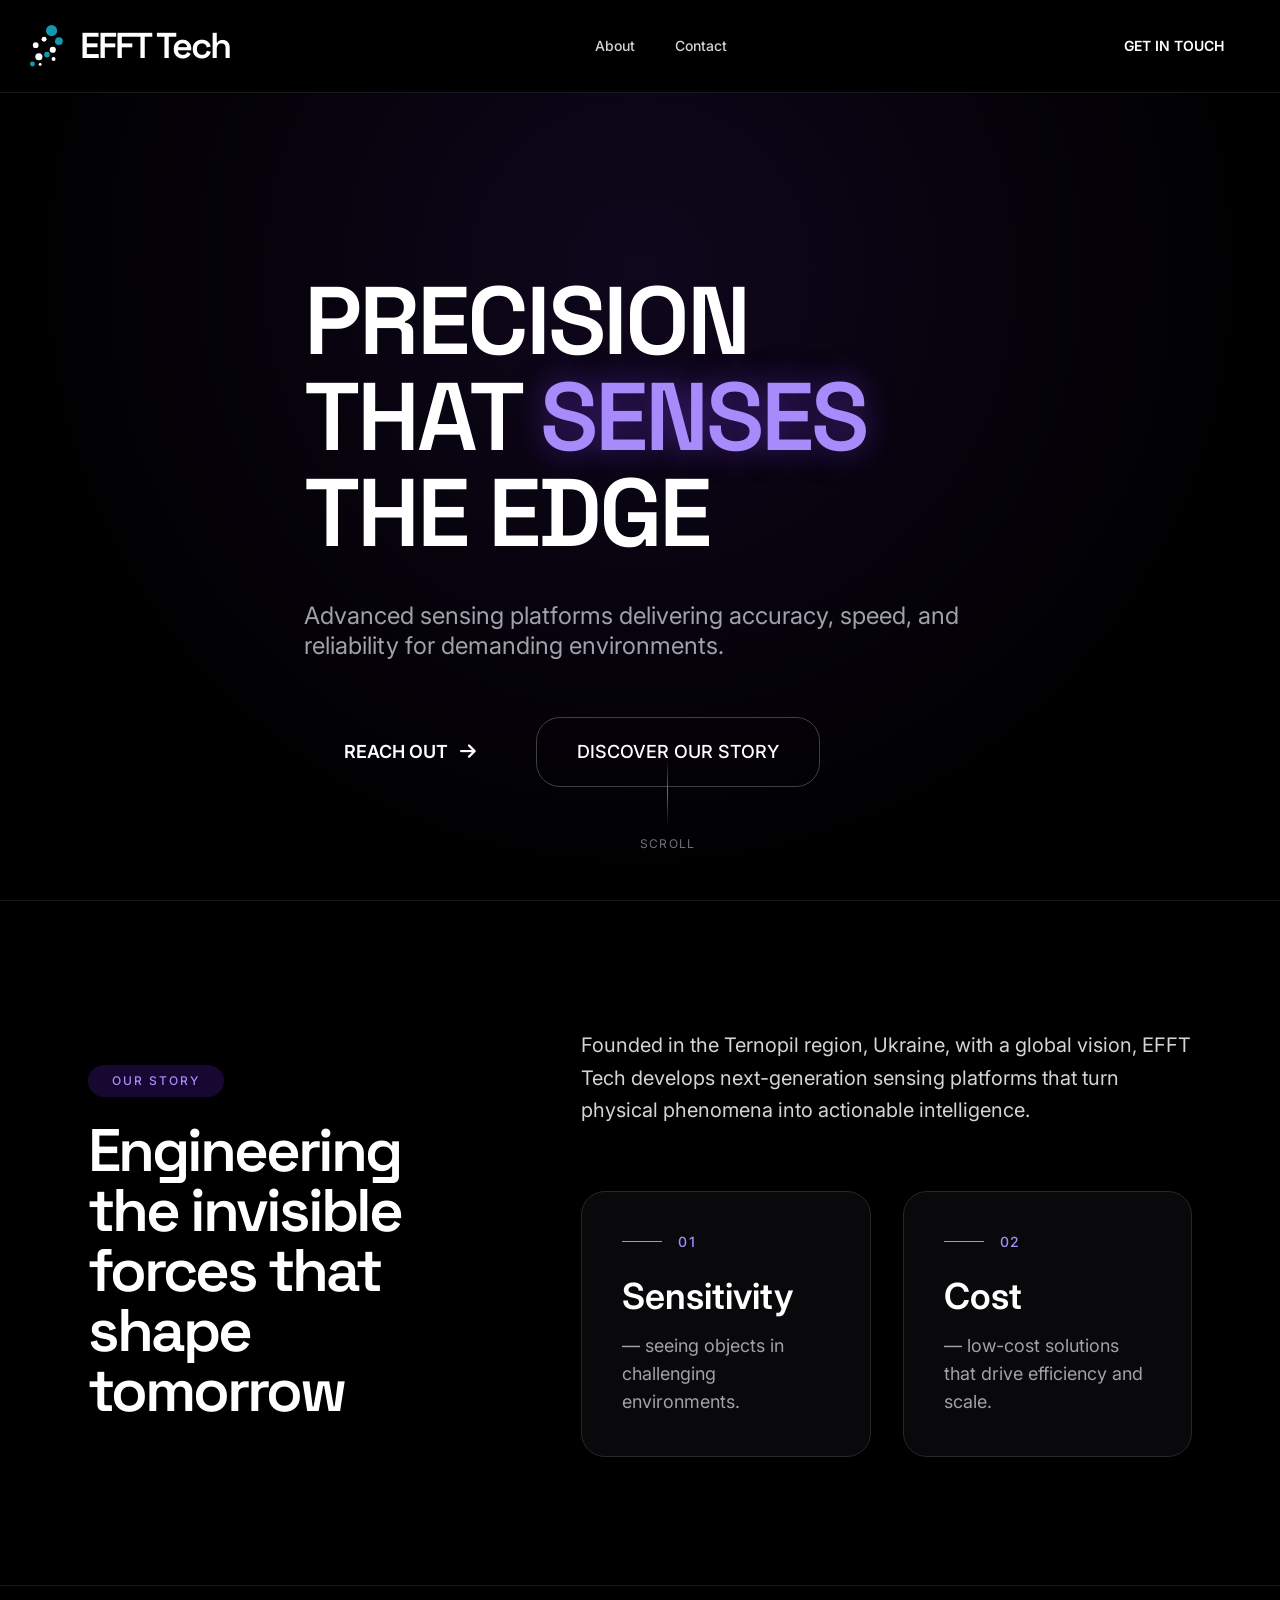
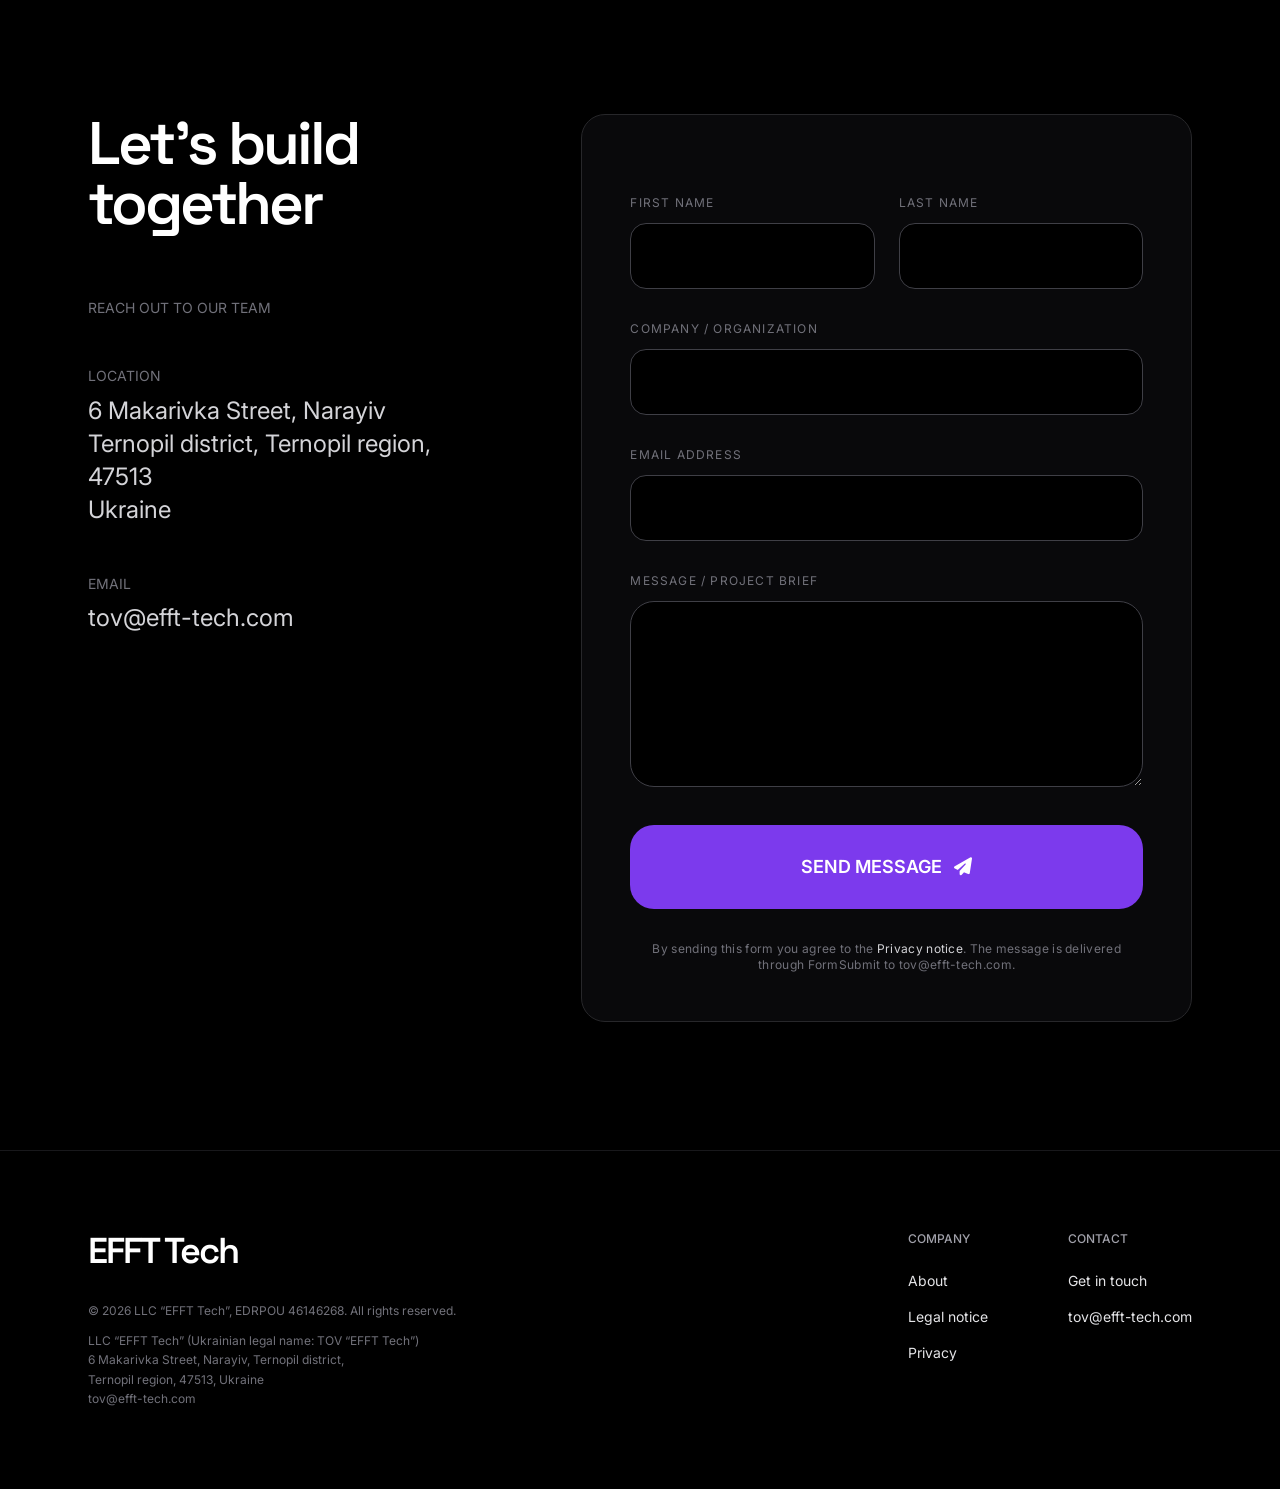
<file: index.html>
<!DOCTYPE html>
<!-- Copyright (c) 2026 LLC “EFFT Tech”. All rights reserved. See COPYRIGHT. -->
<html lang="en">
<head>
    <meta charset="UTF-8">
    <meta name="viewport" content="width=device-width, initial-scale=1.0">
    <meta name="description" content="EFFT Tech builds sensing platforms for demanding environments. LLC “EFFT Tech”, Ukraine, EDRPOU 46146268.">
    <link rel="icon" type="image/svg+xml" href="logo.svg">
    <link rel="shortcut icon" href="logo.svg">
    <title>EFFT Tech | Precision That Senses The Edge</title>
    <link rel="stylesheet" href="css/styles.css">
    <link rel="stylesheet" href="https://cdnjs.cloudflare.com/ajax/libs/font-awesome/6.5.1/css/all.min.css">
</head>
<body class="bg-black text-zinc-200 overflow-x-hidden">
    <!-- NAVBAR -->
    <nav class="fixed top-0 left-0 right-0 z-50 bg-black/95 backdrop-blur-lg border-b border-zinc-900">
        <div class="max-w-7xl mx-auto px-6 py-6 flex items-center justify-between">
            <a href="index.html" class="flex items-center gap-x-3">
                <img src="logo.svg" alt="EFFT Tech logo" class="w-10 h-10 md:w-11 md:h-11 object-contain" />
                <span class="logo-font text-4xl font-semibold tracking-[-2px] text-white">EFFT Tech</span>
            </a>
            
            <div class="hidden md:flex items-center gap-x-10 text-sm font-medium">
                <a href="#about" class="nav-link text-zinc-300 hover:text-white transition-colors">About</a>
                <a href="#contact" class="nav-link text-zinc-300 hover:text-white transition-colors">Contact</a>
            </div>

            <a href="#contact" 
               class="hidden md:block px-8 py-3 hover:bg-violet-500 transition-colors text-white font-semibold text-sm rounded-2xl">
                GET IN TOUCH
            </a>

            <button onclick="toggleMobileMenu()" 
                    class="md:hidden w-11 h-11 flex items-center justify-center text-2xl text-zinc-300 hover:text-white">
                <i class="fa-solid fa-bars" id="menu-icon"></i>
            </button>
        </div>
        
        <!-- MOBILE MENU -->
        <div id="mobile-menu" class="hidden md:hidden bg-black border-t border-zinc-900 py-6">
            <div class="flex flex-col items-center gap-y-6 text-lg font-medium">
                <a href="#about" onclick="toggleMobileMenu()" class="hover:text-violet-400 transition-colors">About</a>
                <a href="#contact" onclick="toggleMobileMenu()" class="hover:text-violet-400 transition-colors">Contact</a>
                <a href="#contact" 
                   onclick="toggleMobileMenu()"
                   class="mt-4 px-10 py-4 bg-violet-600 hover:bg-violet-500 transition-colors text-white font-semibold rounded-2xl">
                    GET IN TOUCH
                </a>
            </div>
        </div>
    </nav>

    <!-- HERO -->
    <header class="hero-bg min-h-screen flex items-center pt-20">
        <div class="max-w-6xl mx-auto px-6 pt-20">
            <div class="max-w-2xl">
                <h1 class="text-7xl md:text-8xl font-semibold tracking-[-3px] leading-none text-white logo-font">
                    PRECISION THAT <span class="text-violet-400 violet-glow">SENSES</span><br>THE EDGE
                </h1>
                
                <p class="mt-10 text-2xl text-zinc-400 leading-tight">
                    Advanced sensing platforms delivering accuracy, speed, and reliability for demanding environments.
                </p>
                
                <div class="mt-14 flex flex-wrap gap-5">
                    <a href="#contact" 
                       class="px-10 py-5 hover:bg-violet-500 transition-all text-white font-semibold text-lg rounded-3xl flex items-center gap-x-3">
                        REACH OUT
                        <i class="fa-solid fa-arrow-right"></i>
                    </a>
                    <a href="#about" 
                       class="px-10 py-5 border border-zinc-700 hover:border-violet-400 text-white font-medium text-lg rounded-3xl transition-all">
                        DISCOVER OUR STORY
                    </a>
                </div>
            </div>
        </div>
        
        <!-- SCROLL INDICATOR -->
        <div class="absolute bottom-12 left-1/2 flex flex-col items-center gap-y-3 text-xs tracking-widest text-zinc-500">
            <div class="w-px h-16 bg-gradient-to-b from-transparent via-zinc-500 to-transparent"></div>
            SCROLL
        </div>
    </header>

    <!-- ABOUT -->
    <section id="about" class="py-32 bg-black border-t border-zinc-900">
        <div class="max-w-6xl mx-auto px-6">
            <div class="grid md:grid-cols-12 gap-20 items-center">
                <div class="md:col-span-5">
                    <div class="sticky top-28">
                        <div class="inline-block px-6 py-2 bg-violet-950/50 text-violet-400 text-xs font-medium tracking-[2px] rounded-3xl">OUR STORY</div>
                        <h2 class="mt-6 text-6xl font-semibold tracking-tighter leading-none text-white logo-font">
                            Engineering the invisible forces that shape tomorrow
                        </h2>
                    </div>
                </div>
                
                <div class="md:col-span-7">
                    <p class="text-xl text-zinc-300 leading-relaxed">
                        Founded in the Ternopil region, Ukraine, with a global vision, EFFT Tech develops next-generation sensing platforms that turn physical phenomena into actionable intelligence.
                    </p>
                    
                    <div class="mt-16 grid md:grid-cols-2 gap-8">
                        <!-- Highlight 1 -->
                        <div class="highlight-card bg-zinc-950 border border-zinc-800 p-10 rounded-3xl">
                            <div class="flex items-center gap-x-4">
                                <div class="w-10 h-px bg-violet-400"></div>
                                <span class="text-violet-400 font-medium text-sm tracking-widest">01</span>
                            </div>
                            <h3 class="text-4xl font-semibold text-white mt-6">Sensitivity</h3>
                            <p class="mt-4 text-zinc-400 text-lg">— seeing objects in challenging environments.</p>
                        </div>
                        
                        <!-- Highlight 2 -->
                        <div class="highlight-card bg-zinc-950 border border-zinc-800 p-10 rounded-3xl">
                            <div class="flex items-center gap-x-4">
                                <div class="w-10 h-px bg-violet-400"></div>
                                <span class="text-violet-400 font-medium text-sm tracking-widest">02</span>
                            </div>
                            <h3 class="text-4xl font-semibold text-white mt-6">Cost</h3>
                            <p class="mt-4 text-zinc-400 text-lg">— low-cost solutions that drive efficiency and scale.</p>
                        </div>
                    </div>
                </div>
            </div>
        </div>
    </section>

    <!-- CONTACT -->
    <section id="contact" class="py-32 bg-black border-t border-zinc-900">
        <div class="max-w-6xl mx-auto px-6">
            <div class="grid md:grid-cols-12 gap-20">
                <!-- Left info -->
                <div class="md:col-span-5">
                    <h2 class="text-6xl font-semibold tracking-tighter leading-none text-white logo-font">
                        Let’s build together
                    </h2>
                    
                    <div class="mt-16 space-y-12">
                        <div>
                            <div class="text-sm text-zinc-500 mb-2">REACH OUT TO OUR TEAM</div>
                        </div>
                        
                        <div>
                            <div class="text-sm text-zinc-500 mb-2">LOCATION</div>
                            <div class="text-2xl text-zinc-300 leading-snug">
                                6 Makarivka Street, Narayiv<br>
                                Ternopil district, Ternopil region, 47513<br>
                                Ukraine
                            </div>
                        </div>

                        <div>
                            <div class="text-sm text-zinc-500 mb-2">EMAIL</div>
                            <a href="mailto:tov@efft-tech.com" class="text-2xl text-zinc-300 hover:text-violet-400 transition-colors">tov@efft-tech.com</a>
                        </div>
                    </div>
                </div>
                
                <!-- FORM -->
                <div class="md:col-span-7 bg-zinc-950 border border-zinc-800 rounded-3xl p-12">
                   <form id="contact-form" action="https://formsubmit.co/tov@efft-tech.com" method="POST" class="space-y-8">
                        <input type="hidden" name="_subject" value="New EFFT Tech website inquiry">
                        <input type="hidden" name="_captcha" value="false">
                        <input type="hidden" name="_honey" style="display:none">
                        <!-- Optional but useful -->
                        <input type="hidden" name="_template" value="table">
                    
                        <div class="grid grid-cols-2 gap-6">
                            <div>
                                <label class="block text-xs tracking-widest text-zinc-500 mb-3">FIRST NAME</label>
                                <input type="text" name="first_name" required
                                       class="w-full bg-black border border-zinc-700 focus:border-violet-400 rounded-2xl px-6 py-5 outline-none text-white placeholder-zinc-500">
                            </div>
                            <div>
                                <label class="block text-xs tracking-widest text-zinc-500 mb-3">LAST NAME</label>
                                <input type="text" name="last_name" required
                                       class="w-full bg-black border border-zinc-700 focus:border-violet-400 rounded-2xl px-6 py-5 outline-none text-white placeholder-zinc-500">
                            </div>
                        </div>
                    
                        <div>
                            <label class="block text-xs tracking-widest text-zinc-500 mb-3">COMPANY / ORGANIZATION</label>
                            <input type="text" name="company"
                                   class="w-full bg-black border border-zinc-700 focus:border-violet-400 rounded-2xl px-6 py-5 outline-none text-white placeholder-zinc-500">
                        </div>
                    
                        <div>
                            <label class="block text-xs tracking-widest text-zinc-500 mb-3">EMAIL ADDRESS</label>
                            <input type="email" name="email" required
                                   class="w-full bg-black border border-zinc-700 focus:border-violet-400 rounded-2xl px-6 py-5 outline-none text-white placeholder-zinc-500">
                        </div>
                    
                        <div>
                            <label class="block text-xs tracking-widest text-zinc-500 mb-3">MESSAGE / PROJECT BRIEF</label>
                            <textarea name="message" rows="6" required
                                      class="w-full bg-black border border-zinc-700 focus:border-violet-400 rounded-3xl px-6 py-5 outline-none text-white placeholder-zinc-500 resize-y"></textarea>
                        </div>
                    
                        <button id="contact-submit-btn" type="submit"
                                class="w-full py-7 bg-violet-600 hover:bg-violet-500 transition-all text-white font-semibold text-lg rounded-3xl flex items-center justify-center gap-x-3">
                            <span class="btn-label">SEND MESSAGE</span>
                            <i class="fa-solid fa-paper-plane"></i>
                        </button>
                        <p class="text-xs tracking-wide text-zinc-500 text-center">
                            By sending this form you agree to the
                            <a href="privacy.html" class="text-zinc-300 hover:text-violet-400 transition-colors">Privacy notice</a>.
                            The message is delivered through FormSubmit to tov@efft-tech.com.
                        </p>
                    </form>
                    
                    <div id="success-message" class="hidden mt-10 text-center text-emerald-400 font-medium text-lg">
                        ✅ Thank you! Your message has been sent.<br>We’ll reply within one business day.
                    </div>
                    
                    <div id="error-message" class="hidden mt-6 text-center text-red-400 font-medium text-base">
                        ❌ Sorry — the message could not be sent. Please try again in a minute or email us directly at
                        <a href="mailto:tov@efft-tech.com" class="underline text-red-300">tov@efft-tech.com</a>.
                    </div>
                </div>
            </div>
        </div>
    </section>

    <!-- FOOTER -->
    <footer class="bg-black border-t border-zinc-900 py-20">
        <div class="max-w-6xl mx-auto px-6">
            <div class="flex flex-col md:flex-row justify-between items-start gap-y-12">
                <div>
                    <span class="logo-font text-4xl font-semibold tracking-[-2px] text-white">EFFT Tech</span>
                    <p class="text-xs text-zinc-500 mt-8">© 2026 LLC “EFFT Tech”, EDRPOU 46146268. All rights reserved.</p>
                    <p class="text-xs text-zinc-500 mt-3 leading-relaxed">
                        LLC “EFFT Tech” (Ukrainian legal name: TOV “EFFT Tech”)<br>
                        6 Makarivka Street, Narayiv, Ternopil district,<br>
                        Ternopil region, 47513, Ukraine<br>
                        <a href="mailto:tov@efft-tech.com" class="hover:text-violet-400 transition-colors">tov@efft-tech.com</a>
                    </p>
                </div>
                
                <div class="flex gap-x-20">
                    <div>
                        <div class="text-xs font-medium text-zinc-400 mb-6">COMPANY</div>
                        <div class="space-y-4 text-sm">
                            <a href="#about" class="block hover:text-violet-400 transition-colors">About</a>
                            <a href="legal.html" class="block hover:text-violet-400 transition-colors">Legal notice</a>
                            <a href="privacy.html" class="block hover:text-violet-400 transition-colors">Privacy</a>
                        </div>
                    </div>
                    <div>
                        <div class="text-xs font-medium text-zinc-400 mb-6">CONTACT</div>
                        <div class="space-y-4 text-sm">
                            <a href="#contact" class="block hover:text-violet-400 transition-colors">Get in touch</a>
                            <a href="mailto:tov@efft-tech.com" class="block hover:text-violet-400 transition-colors">tov@efft-tech.com</a>
                        </div>
                    </div>
                </div>
            </div>
        </div>
    </footer>

        <script>
        // Mobile menu
        function toggleMobileMenu() {
            const menu = document.getElementById('mobile-menu');
            const icon = document.getElementById('menu-icon');
            menu.classList.toggle('hidden');
            if (menu.classList.contains('hidden')) {
                icon.classList.replace('fa-xmark', 'fa-bars');
            } else {
                icon.classList.replace('fa-bars', 'fa-xmark');
            }
        }
    
        // Contact form (AJAX / Option B)
        const form = document.getElementById('contact-form');
        const successMsg = document.getElementById('success-message');
        const errorMsg = document.getElementById('error-message');
        const submitBtn = document.getElementById('contact-submit-btn');
        const submitBtnLabel = submitBtn?.querySelector('.btn-label');
    
        if (form) {
            form.addEventListener('submit', async function (e) {
                e.preventDefault();
    
                // Reset messages
                successMsg.classList.add('hidden');
                errorMsg.classList.add('hidden');
    
                // UI loading state
                submitBtn.disabled = true;
                submitBtn.classList.add('opacity-70', 'cursor-not-allowed');
                if (submitBtnLabel) submitBtnLabel.textContent = 'SENDING...';
    
                try {
                    const formData = new FormData(form);
    
                    // FormSubmit AJAX endpoint
                    const ajaxEndpoint = form.action.replace('formsubmit.co/', 'formsubmit.co/ajax/');
    
                    const response = await fetch(ajaxEndpoint, {
                        method: 'POST',
                        body: formData,
                        headers: {
                            'Accept': 'application/json'
                        }
                    });
    
                    let result = null;
                    try {
                        result = await response.json();
                    } catch (_) {
                        // Some proxies return non-JSON on failures; handled below.
                    }
    
                    if (!response.ok) {
                        throw new Error((result && result.message) || `HTTP ${response.status}`);
                    }
    
                    // FormSubmit usually returns { success: "true", ... }
                    const isSuccess =
                        result?.success === true ||
                        result?.success === "true" ||
                        /success|sent/i.test(result?.message || '');
    
                    if (!isSuccess) {
                        throw new Error(result?.message || 'Unexpected response from form service');
                    }
    
                    // Success UX
                    form.reset();
                    form.style.display = 'none';
                    successMsg.classList.remove('hidden');
    
                } catch (err) {
                    console.error('Form submit failed:', err);
                    errorMsg.classList.remove('hidden');
                } finally {
                    submitBtn.disabled = false;
                    submitBtn.classList.remove('opacity-70', 'cursor-not-allowed');
                    if (submitBtnLabel) submitBtnLabel.textContent = 'SEND MESSAGE';
                }
            });
        }
    
        // Smooth scroll
        document.querySelectorAll('a[href^="#"]').forEach(anchor => {
            anchor.addEventListener('click', function(e) {
                const target = document.querySelector(this.getAttribute('href'));
                if (target) {
                    e.preventDefault();
                    const offset = 90;
                    const topPos = target.getBoundingClientRect().top + window.scrollY - offset;
                    window.scrollTo({ top: topPos, behavior: 'smooth' });
                }
            });
        });
    
        console.log('%cEFFT Tech landing page ready — pure black + violet', 'color:#a5b4fc; font-family:monospace; font-size:13px');
    </script>
</body>
</html>
</file>
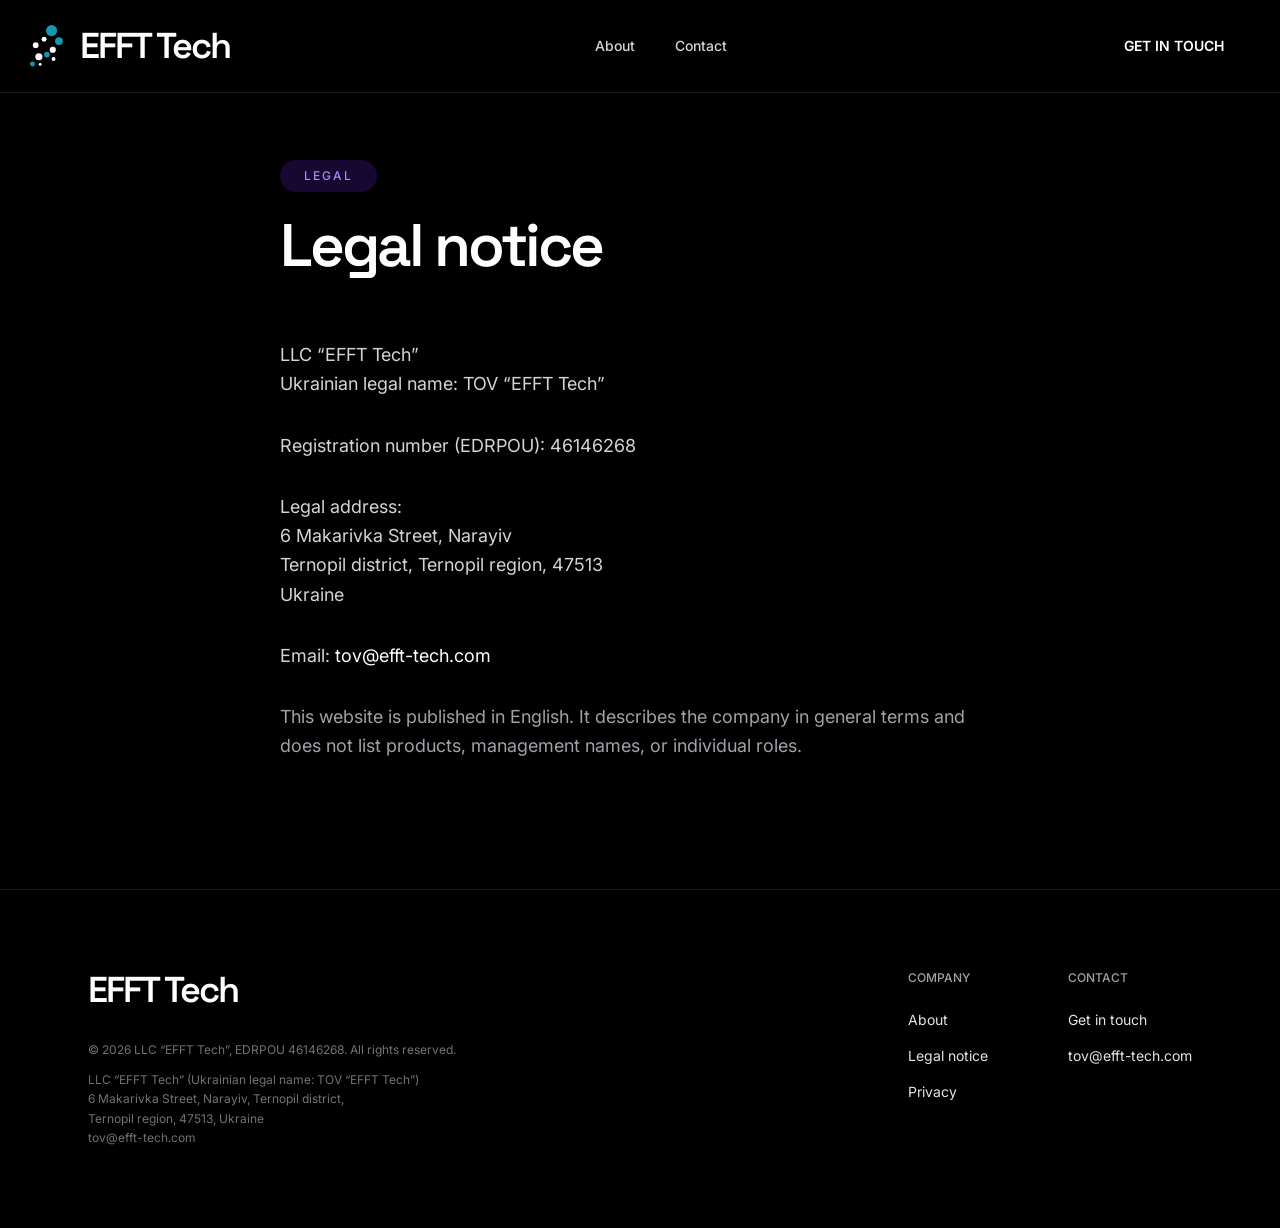
<file: legal.html>
<!DOCTYPE html>
<!-- Copyright (c) 2026 LLC “EFFT Tech”. All rights reserved. See COPYRIGHT. -->
<html lang="en">
<head>
    <meta charset="UTF-8">
    <meta name="viewport" content="width=device-width, initial-scale=1.0">
    <meta name="description" content="Legal notice for LLC “EFFT Tech” (TOV “EFFT Tech”), EDRPOU 46146268, registered in Ukraine.">
    <link rel="icon" type="image/svg+xml" href="logo.svg">
    <link rel="shortcut icon" href="logo.svg">
    <title>Legal notice | EFFT Tech</title>
    <link rel="stylesheet" href="css/styles.css">
    <link rel="stylesheet" href="https://cdnjs.cloudflare.com/ajax/libs/font-awesome/6.5.1/css/all.min.css">
</head>
<body class="bg-black text-zinc-200 overflow-x-hidden">
    <nav class="fixed top-0 left-0 right-0 z-50 bg-black/95 backdrop-blur-lg border-b border-zinc-900">
        <div class="max-w-7xl mx-auto px-6 py-6 flex items-center justify-between">
            <a href="index.html" class="flex items-center gap-x-3">
                <img src="logo.svg" alt="EFFT Tech logo" class="w-10 h-10 md:w-11 md:h-11 object-contain" />
                <span class="logo-font text-4xl font-semibold tracking-[-2px] text-white">EFFT Tech</span>
            </a>
            
            <div class="hidden md:flex items-center gap-x-10 text-sm font-medium">
                <a href="index.html#about" class="nav-link text-zinc-300 hover:text-white transition-colors">About</a>
                <a href="index.html#contact" class="nav-link text-zinc-300 hover:text-white transition-colors">Contact</a>
            </div>

            <a href="index.html#contact" 
               class="hidden md:block px-8 py-3 hover:bg-violet-500 transition-colors text-white font-semibold text-sm rounded-2xl">
                GET IN TOUCH
            </a>

            <button onclick="toggleMobileMenu()" 
                    class="md:hidden w-11 h-11 flex items-center justify-center text-2xl text-zinc-300 hover:text-white">
                <i class="fa-solid fa-bars" id="menu-icon"></i>
            </button>
        </div>
        
        <div id="mobile-menu" class="hidden md:hidden bg-black border-t border-zinc-900 py-6">
            <div class="flex flex-col items-center gap-y-6 text-lg font-medium">
                <a href="index.html#about" onclick="toggleMobileMenu()" class="hover:text-violet-400 transition-colors">About</a>
                <a href="index.html#contact" onclick="toggleMobileMenu()" class="hover:text-violet-400 transition-colors">Contact</a>
                <a href="index.html#contact" 
                   onclick="toggleMobileMenu()"
                   class="mt-4 px-10 py-4 bg-violet-600 hover:bg-violet-500 transition-colors text-white font-semibold rounded-2xl">
                    GET IN TOUCH
                </a>
            </div>
        </div>
    </nav>

    <main class="pt-40 pb-32">
        <div class="max-w-3xl mx-auto px-6">
            <div class="inline-block px-6 py-2 bg-violet-950/50 text-violet-400 text-xs font-medium tracking-[2px] rounded-3xl">LEGAL</div>
            <h1 class="mt-6 text-6xl font-semibold tracking-tighter leading-none text-white logo-font">
                Legal notice
            </h1>

            <div class="mt-16 space-y-8 text-lg text-zinc-300 leading-relaxed">
                <p>
                    LLC “EFFT Tech”<br>
                    Ukrainian legal name: TOV “EFFT Tech”
                </p>
                <p>
                    Registration number (EDRPOU): 46146268
                </p>
                <p>
                    Legal address:<br>
                    6 Makarivka Street, Narayiv<br>
                    Ternopil district, Ternopil region, 47513<br>
                    Ukraine
                </p>
                <p>
                    Email:
                    <a href="mailto:tov@efft-tech.com" class="text-white hover:text-violet-400 transition-colors">tov@efft-tech.com</a>
                </p>
                <p class="text-zinc-400">
                    This website is published in English. It describes the company in general terms and does not list products, management names, or individual roles.
                </p>
            </div>
        </div>
    </main>

    <footer class="bg-black border-t border-zinc-900 py-20">
        <div class="max-w-6xl mx-auto px-6">
            <div class="flex flex-col md:flex-row justify-between items-start gap-y-12">
                <div>
                    <span class="logo-font text-4xl font-semibold tracking-[-2px] text-white">EFFT Tech</span>
                    <p class="text-xs text-zinc-500 mt-8">© 2026 LLC “EFFT Tech”, EDRPOU 46146268. All rights reserved.</p>
                    <p class="text-xs text-zinc-500 mt-3 leading-relaxed">
                        LLC “EFFT Tech” (Ukrainian legal name: TOV “EFFT Tech”)<br>
                        6 Makarivka Street, Narayiv, Ternopil district,<br>
                        Ternopil region, 47513, Ukraine<br>
                        <a href="mailto:tov@efft-tech.com" class="hover:text-violet-400 transition-colors">tov@efft-tech.com</a>
                    </p>
                </div>
                
                <div class="flex gap-x-20">
                    <div>
                        <div class="text-xs font-medium text-zinc-400 mb-6">COMPANY</div>
                        <div class="space-y-4 text-sm">
                            <a href="index.html#about" class="block hover:text-violet-400 transition-colors">About</a>
                            <a href="legal.html" class="block hover:text-violet-400 transition-colors">Legal notice</a>
                            <a href="privacy.html" class="block hover:text-violet-400 transition-colors">Privacy</a>
                        </div>
                    </div>
                    <div>
                        <div class="text-xs font-medium text-zinc-400 mb-6">CONTACT</div>
                        <div class="space-y-4 text-sm">
                            <a href="index.html#contact" class="block hover:text-violet-400 transition-colors">Get in touch</a>
                            <a href="mailto:tov@efft-tech.com" class="block hover:text-violet-400 transition-colors">tov@efft-tech.com</a>
                        </div>
                    </div>
                </div>
            </div>
        </div>
    </footer>

    <script>
        function toggleMobileMenu() {
            const menu = document.getElementById('mobile-menu');
            const icon = document.getElementById('menu-icon');
            menu.classList.toggle('hidden');
            if (menu.classList.contains('hidden')) {
                icon.classList.replace('fa-xmark', 'fa-bars');
            } else {
                icon.classList.replace('fa-bars', 'fa-xmark');
            }
        }
    </script>
</body>
</html>
</file>
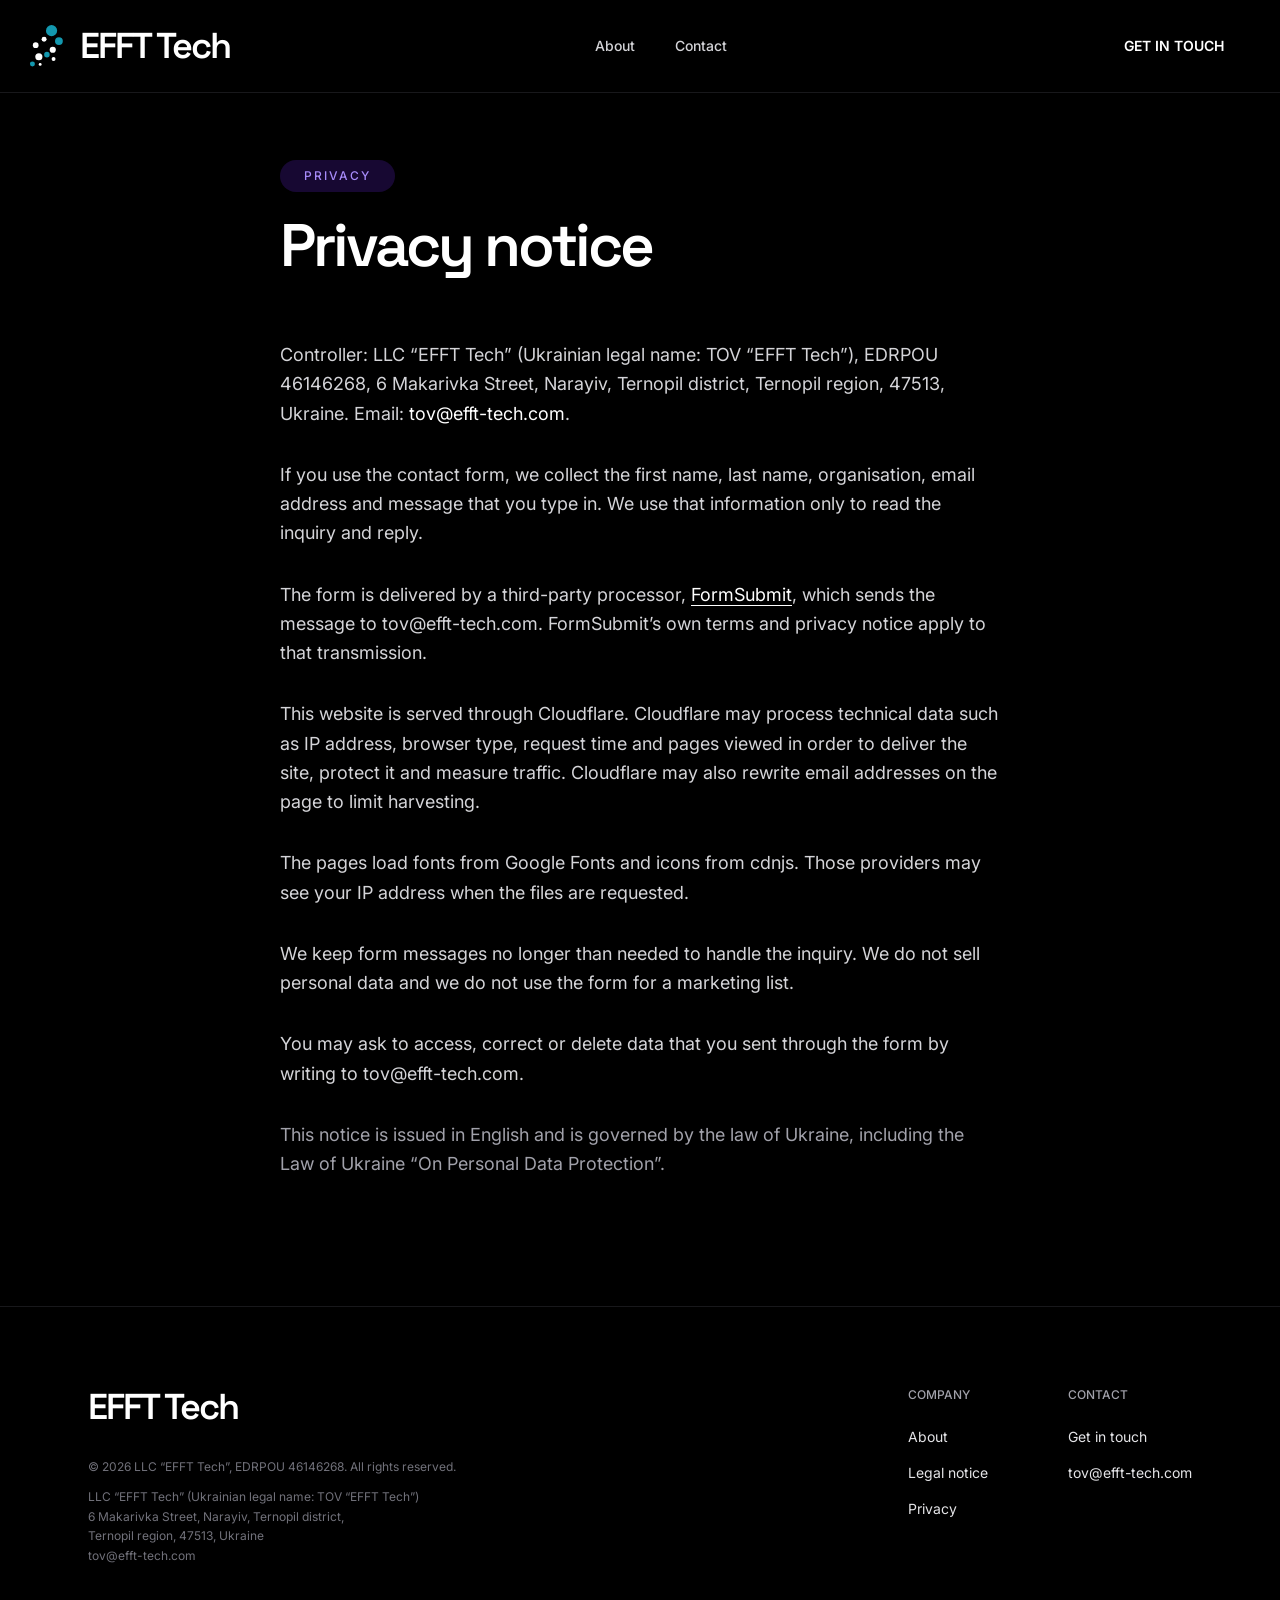
<file: privacy.html>
<!DOCTYPE html>
<!-- Copyright (c) 2026 LLC “EFFT Tech”. All rights reserved. See COPYRIGHT. -->
<html lang="en">
<head>
    <meta charset="UTF-8">
    <meta name="viewport" content="width=device-width, initial-scale=1.0">
    <meta name="description" content="Privacy notice for the EFFT Tech website: how contact-form data and technical site data are handled.">
    <link rel="icon" type="image/svg+xml" href="logo.svg">
    <link rel="shortcut icon" href="logo.svg">
    <title>Privacy notice | EFFT Tech</title>
    <link rel="stylesheet" href="css/styles.css">
    <link rel="stylesheet" href="https://cdnjs.cloudflare.com/ajax/libs/font-awesome/6.5.1/css/all.min.css">
</head>
<body class="bg-black text-zinc-200 overflow-x-hidden">
    <nav class="fixed top-0 left-0 right-0 z-50 bg-black/95 backdrop-blur-lg border-b border-zinc-900">
        <div class="max-w-7xl mx-auto px-6 py-6 flex items-center justify-between">
            <a href="index.html" class="flex items-center gap-x-3">
                <img src="logo.svg" alt="EFFT Tech logo" class="w-10 h-10 md:w-11 md:h-11 object-contain" />
                <span class="logo-font text-4xl font-semibold tracking-[-2px] text-white">EFFT Tech</span>
            </a>
            
            <div class="hidden md:flex items-center gap-x-10 text-sm font-medium">
                <a href="index.html#about" class="nav-link text-zinc-300 hover:text-white transition-colors">About</a>
                <a href="index.html#contact" class="nav-link text-zinc-300 hover:text-white transition-colors">Contact</a>
            </div>

            <a href="index.html#contact" 
               class="hidden md:block px-8 py-3 hover:bg-violet-500 transition-colors text-white font-semibold text-sm rounded-2xl">
                GET IN TOUCH
            </a>

            <button onclick="toggleMobileMenu()" 
                    class="md:hidden w-11 h-11 flex items-center justify-center text-2xl text-zinc-300 hover:text-white">
                <i class="fa-solid fa-bars" id="menu-icon"></i>
            </button>
        </div>
        
        <div id="mobile-menu" class="hidden md:hidden bg-black border-t border-zinc-900 py-6">
            <div class="flex flex-col items-center gap-y-6 text-lg font-medium">
                <a href="index.html#about" onclick="toggleMobileMenu()" class="hover:text-violet-400 transition-colors">About</a>
                <a href="index.html#contact" onclick="toggleMobileMenu()" class="hover:text-violet-400 transition-colors">Contact</a>
                <a href="index.html#contact" 
                   onclick="toggleMobileMenu()"
                   class="mt-4 px-10 py-4 bg-violet-600 hover:bg-violet-500 transition-colors text-white font-semibold rounded-2xl">
                    GET IN TOUCH
                </a>
            </div>
        </div>
    </nav>

    <main class="pt-40 pb-32">
        <div class="max-w-3xl mx-auto px-6">
            <div class="inline-block px-6 py-2 bg-violet-950/50 text-violet-400 text-xs font-medium tracking-[2px] rounded-3xl">PRIVACY</div>
            <h1 class="mt-6 text-6xl font-semibold tracking-tighter leading-none text-white logo-font">
                Privacy notice
            </h1>

            <div class="mt-16 space-y-8 text-lg text-zinc-300 leading-relaxed">
                <p>
                    Controller: LLC “EFFT Tech” (Ukrainian legal name: TOV “EFFT Tech”),
                    EDRPOU 46146268,
                    6 Makarivka Street, Narayiv, Ternopil district, Ternopil region, 47513, Ukraine.
                    Email: <a href="mailto:tov@efft-tech.com" class="text-white hover:text-violet-400 transition-colors">tov@efft-tech.com</a>.
                </p>

                <p>
                    If you use the contact form, we collect the first name, last name, organisation, email address and message that you type in. We use that information only to read the inquiry and reply.
                </p>

                <p>
                    The form is delivered by a third-party processor,
                    <a href="https://formsubmit.co/" class="text-white hover:text-violet-400 transition-colors underline underline-offset-4">FormSubmit</a>,
                    which sends the message to tov@efft-tech.com. FormSubmit’s own terms and privacy notice apply to that transmission.
                </p>

                <p>
                    This website is served through Cloudflare. Cloudflare may process technical data such as IP address, browser type, request time and pages viewed in order to deliver the site, protect it and measure traffic. Cloudflare may also rewrite email addresses on the page to limit harvesting.
                </p>

                <p>
                    The pages load fonts from Google Fonts and icons from cdnjs. Those providers may see your IP address when the files are requested.
                </p>

                <p>
                    We keep form messages no longer than needed to handle the inquiry. We do not sell personal data and we do not use the form for a marketing list.
                </p>

                <p>
                    You may ask to access, correct or delete data that you sent through the form by writing to tov@efft-tech.com.
                </p>

                <p class="text-zinc-400">
                    This notice is issued in English and is governed by the law of Ukraine, including the Law of Ukraine “On Personal Data Protection”.
                </p>
            </div>
        </div>
    </main>

    <footer class="bg-black border-t border-zinc-900 py-20">
        <div class="max-w-6xl mx-auto px-6">
            <div class="flex flex-col md:flex-row justify-between items-start gap-y-12">
                <div>
                    <span class="logo-font text-4xl font-semibold tracking-[-2px] text-white">EFFT Tech</span>
                    <p class="text-xs text-zinc-500 mt-8">© 2026 LLC “EFFT Tech”, EDRPOU 46146268. All rights reserved.</p>
                    <p class="text-xs text-zinc-500 mt-3 leading-relaxed">
                        LLC “EFFT Tech” (Ukrainian legal name: TOV “EFFT Tech”)<br>
                        6 Makarivka Street, Narayiv, Ternopil district,<br>
                        Ternopil region, 47513, Ukraine<br>
                        <a href="mailto:tov@efft-tech.com" class="hover:text-violet-400 transition-colors">tov@efft-tech.com</a>
                    </p>
                </div>
                
                <div class="flex gap-x-20">
                    <div>
                        <div class="text-xs font-medium text-zinc-400 mb-6">COMPANY</div>
                        <div class="space-y-4 text-sm">
                            <a href="index.html#about" class="block hover:text-violet-400 transition-colors">About</a>
                            <a href="legal.html" class="block hover:text-violet-400 transition-colors">Legal notice</a>
                            <a href="privacy.html" class="block hover:text-violet-400 transition-colors">Privacy</a>
                        </div>
                    </div>
                    <div>
                        <div class="text-xs font-medium text-zinc-400 mb-6">CONTACT</div>
                        <div class="space-y-4 text-sm">
                            <a href="index.html#contact" class="block hover:text-violet-400 transition-colors">Get in touch</a>
                            <a href="mailto:tov@efft-tech.com" class="block hover:text-violet-400 transition-colors">tov@efft-tech.com</a>
                        </div>
                    </div>
                </div>
            </div>
        </div>
    </footer>

    <script>
        function toggleMobileMenu() {
            const menu = document.getElementById('mobile-menu');
            const icon = document.getElementById('menu-icon');
            menu.classList.toggle('hidden');
            if (menu.classList.contains('hidden')) {
                icon.classList.replace('fa-xmark', 'fa-bars');
            } else {
                icon.classList.replace('fa-bars', 'fa-xmark');
            }
        }
    </script>
</body>
</html>
</file>
<file: css/styles.css>
@import url("https://fonts.googleapis.com/css2?family=Inter:wght@400;500;600&family=Space+Grotesk:wght@500;600&display=swap");*,:after,:before{--tw-border-spacing-x:0;--tw-border-spacing-y:0;--tw-translate-x:0;--tw-translate-y:0;--tw-rotate:0;--tw-skew-x:0;--tw-skew-y:0;--tw-scale-x:1;--tw-scale-y:1;--tw-pan-x: ;--tw-pan-y: ;--tw-pinch-zoom: ;--tw-scroll-snap-strictness:proximity;--tw-gradient-from-position: ;--tw-gradient-via-position: ;--tw-gradient-to-position: ;--tw-ordinal: ;--tw-slashed-zero: ;--tw-numeric-figure: ;--tw-numeric-spacing: ;--tw-numeric-fraction: ;--tw-ring-inset: ;--tw-ring-offset-width:0px;--tw-ring-offset-color:#fff;--tw-ring-color:rgba(59,130,246,.5);--tw-ring-offset-shadow:0 0 #0000;--tw-ring-shadow:0 0 #0000;--tw-shadow:0 0 #0000;--tw-shadow-colored:0 0 #0000;--tw-blur: ;--tw-brightness: ;--tw-contrast: ;--tw-grayscale: ;--tw-hue-rotate: ;--tw-invert: ;--tw-saturate: ;--tw-sepia: ;--tw-drop-shadow: ;--tw-backdrop-blur: ;--tw-backdrop-brightness: ;--tw-backdrop-contrast: ;--tw-backdrop-grayscale: ;--tw-backdrop-hue-rotate: ;--tw-backdrop-invert: ;--tw-backdrop-opacity: ;--tw-backdrop-saturate: ;--tw-backdrop-sepia: ;--tw-contain-size: ;--tw-contain-layout: ;--tw-contain-paint: ;--tw-contain-style: }::backdrop{--tw-border-spacing-x:0;--tw-border-spacing-y:0;--tw-translate-x:0;--tw-translate-y:0;--tw-rotate:0;--tw-skew-x:0;--tw-skew-y:0;--tw-scale-x:1;--tw-scale-y:1;--tw-pan-x: ;--tw-pan-y: ;--tw-pinch-zoom: ;--tw-scroll-snap-strictness:proximity;--tw-gradient-from-position: ;--tw-gradient-via-position: ;--tw-gradient-to-position: ;--tw-ordinal: ;--tw-slashed-zero: ;--tw-numeric-figure: ;--tw-numeric-spacing: ;--tw-numeric-fraction: ;--tw-ring-inset: ;--tw-ring-offset-width:0px;--tw-ring-offset-color:#fff;--tw-ring-color:rgba(59,130,246,.5);--tw-ring-offset-shadow:0 0 #0000;--tw-ring-shadow:0 0 #0000;--tw-shadow:0 0 #0000;--tw-shadow-colored:0 0 #0000;--tw-blur: ;--tw-brightness: ;--tw-contrast: ;--tw-grayscale: ;--tw-hue-rotate: ;--tw-invert: ;--tw-saturate: ;--tw-sepia: ;--tw-drop-shadow: ;--tw-backdrop-blur: ;--tw-backdrop-brightness: ;--tw-backdrop-contrast: ;--tw-backdrop-grayscale: ;--tw-backdrop-hue-rotate: ;--tw-backdrop-invert: ;--tw-backdrop-opacity: ;--tw-backdrop-saturate: ;--tw-backdrop-sepia: ;--tw-contain-size: ;--tw-contain-layout: ;--tw-contain-paint: ;--tw-contain-style: }

/*! tailwindcss v3.4.17 | MIT License | https://tailwindcss.com*/*,:after,:before{border:0 solid #e5e7eb;box-sizing:border-box}:after,:before{--tw-content:""}:host,html{line-height:1.5;-webkit-text-size-adjust:100%;font-family:ui-sans-serif,system-ui,sans-serif,Apple Color Emoji,Segoe UI Emoji,Segoe UI Symbol,Noto Color Emoji;font-feature-settings:normal;font-variation-settings:normal;-moz-tab-size:4;-o-tab-size:4;tab-size:4;-webkit-tap-highlight-color:transparent}body{line-height:inherit;margin:0}hr{border-top-width:1px;color:inherit;height:0}abbr:where([title]){-webkit-text-decoration:underline dotted;text-decoration:underline dotted}h1,h2,h3,h4,h5,h6{font-size:inherit;font-weight:inherit}a{color:inherit;text-decoration:inherit}b,strong{font-weight:bolder}code,kbd,pre,samp{font-family:ui-monospace,SFMono-Regular,Menlo,Monaco,Consolas,Liberation Mono,Courier New,monospace;font-feature-settings:normal;font-size:1em;font-variation-settings:normal}small{font-size:80%}sub,sup{font-size:75%;line-height:0;position:relative;vertical-align:baseline}sub{bottom:-.25em}sup{top:-.5em}table{border-collapse:collapse;border-color:inherit;text-indent:0}button,input,optgroup,select,textarea{color:inherit;font-family:inherit;font-feature-settings:inherit;font-size:100%;font-variation-settings:inherit;font-weight:inherit;letter-spacing:inherit;line-height:inherit;margin:0;padding:0}button,select{text-transform:none}button,input:where([type=button]),input:where([type=reset]),input:where([type=submit]){-webkit-appearance:button;background-color:transparent;background-image:none}:-moz-focusring{outline:auto}:-moz-ui-invalid{box-shadow:none}progress{vertical-align:baseline}::-webkit-inner-spin-button,::-webkit-outer-spin-button{height:auto}[type=search]{-webkit-appearance:textfield;outline-offset:-2px}::-webkit-search-decoration{-webkit-appearance:none}::-webkit-file-upload-button{-webkit-appearance:button;font:inherit}summary{display:list-item}blockquote,dd,dl,figure,h1,h2,h3,h4,h5,h6,hr,p,pre{margin:0}fieldset{margin:0}fieldset,legend{padding:0}menu,ol,ul{list-style:none;margin:0;padding:0}dialog{padding:0}textarea{resize:vertical}input::-moz-placeholder,textarea::-moz-placeholder{color:#9ca3af;opacity:1}input::placeholder,textarea::placeholder{color:#9ca3af;opacity:1}[role=button],button{cursor:pointer}:disabled{cursor:default}audio,canvas,embed,iframe,img,object,svg,video{display:block;vertical-align:middle}img,video{height:auto;max-width:100%}[hidden]:where(:not([hidden=until-found])){display:none}.invisible{visibility:hidden}.fixed{position:fixed}.absolute{position:absolute}.sticky{position:sticky}.bottom-12{bottom:3rem}.left-0{left:0}.left-1\/2{left:50%}.right-0{right:0}.top-0{top:0}.top-28{top:7rem}.z-50{z-index:50}.mx-auto{margin-left:auto;margin-right:auto}.mb-2{margin-bottom:.5rem}.mb-3{margin-bottom:.75rem}.mb-6{margin-bottom:1.5rem}.mt-10{margin-top:2.5rem}.mt-14{margin-top:3.5rem}.mt-16{margin-top:4rem}.mt-3{margin-top:.75rem}.mt-4{margin-top:1rem}.mt-6{margin-top:1.5rem}.mt-8{margin-top:2rem}.block{display:block}.inline-block{display:inline-block}.flex{display:flex}.table{display:table}.grid{display:grid}.hidden{display:none}.h-10{height:2.5rem}.h-11{height:2.75rem}.h-16{height:4rem}.h-px{height:1px}.min-h-screen{min-height:100vh}.w-10{width:2.5rem}.w-11{width:2.75rem}.w-full{width:100%}.w-px{width:1px}.max-w-2xl{max-width:42rem}.max-w-3xl{max-width:48rem}.max-w-6xl{max-width:72rem}.max-w-7xl{max-width:80rem}.cursor-not-allowed{cursor:not-allowed}.resize-y{resize:vertical}.grid-cols-2{grid-template-columns:repeat(2,minmax(0,1fr))}.flex-col{flex-direction:column}.flex-wrap{flex-wrap:wrap}.items-start{align-items:flex-start}.items-center{align-items:center}.justify-center{justify-content:center}.justify-between{justify-content:space-between}.gap-20{gap:5rem}.gap-5{gap:1.25rem}.gap-6{gap:1.5rem}.gap-8{gap:2rem}.gap-x-10{-moz-column-gap:2.5rem;column-gap:2.5rem}.gap-x-20{-moz-column-gap:5rem;column-gap:5rem}.gap-x-3{-moz-column-gap:.75rem;column-gap:.75rem}.gap-x-4{-moz-column-gap:1rem;column-gap:1rem}.gap-y-12{row-gap:3rem}.gap-y-3{row-gap:.75rem}.gap-y-6{row-gap:1.5rem}.space-y-12>:not([hidden])~:not([hidden]){--tw-space-y-reverse:0;margin-bottom:calc(3rem*var(--tw-space-y-reverse));margin-top:calc(3rem*(1 - var(--tw-space-y-reverse)))}.space-y-4>:not([hidden])~:not([hidden]){--tw-space-y-reverse:0;margin-bottom:calc(1rem*var(--tw-space-y-reverse));margin-top:calc(1rem*(1 - var(--tw-space-y-reverse)))}.space-y-8>:not([hidden])~:not([hidden]){--tw-space-y-reverse:0;margin-bottom:calc(2rem*var(--tw-space-y-reverse));margin-top:calc(2rem*(1 - var(--tw-space-y-reverse)))}.overflow-x-hidden{overflow-x:hidden}.rounded-2xl{border-radius:1rem}.rounded-3xl{border-radius:1.5rem}.border{border-width:1px}.border-b{border-bottom-width:1px}.border-t{border-top-width:1px}.border-zinc-700{--tw-border-opacity:1;border-color:rgb(63 63 70/var(--tw-border-opacity,1))}.border-zinc-800{--tw-border-opacity:1;border-color:rgb(39 39 42/var(--tw-border-opacity,1))}.border-zinc-900{--tw-border-opacity:1;border-color:rgb(24 24 27/var(--tw-border-opacity,1))}.bg-black{--tw-bg-opacity:1;background-color:rgb(0 0 0/var(--tw-bg-opacity,1))}.bg-black\/95{background-color:rgba(0,0,0,.95)}.bg-violet-400{--tw-bg-opacity:1;background-color:rgb(167 139 250/var(--tw-bg-opacity,1))}.bg-violet-600{--tw-bg-opacity:1;background-color:rgb(124 58 237/var(--tw-bg-opacity,1))}.bg-violet-950\/50{background-color:rgba(46,16,101,.5)}.bg-zinc-950{--tw-bg-opacity:1;background-color:rgb(9 9 11/var(--tw-bg-opacity,1))}.bg-gradient-to-b{background-image:linear-gradient(to bottom,var(--tw-gradient-stops))}.from-transparent{--tw-gradient-from:transparent var(--tw-gradient-from-position);--tw-gradient-to:transparent var(--tw-gradient-to-position);--tw-gradient-stops:var(--tw-gradient-from),var(--tw-gradient-to)}.via-zinc-500{--tw-gradient-to:hsla(240,4%,46%,0) var(--tw-gradient-to-position);--tw-gradient-stops:var(--tw-gradient-from),#71717a var(--tw-gradient-via-position),var(--tw-gradient-to)}.to-transparent{--tw-gradient-to:transparent var(--tw-gradient-to-position)}.object-contain{-o-object-fit:contain;object-fit:contain}.p-10{padding:2.5rem}.p-12{padding:3rem}.px-10{padding-left:2.5rem;padding-right:2.5rem}.px-6{padding-left:1.5rem;padding-right:1.5rem}.px-8{padding-left:2rem;padding-right:2rem}.py-2{padding-bottom:.5rem;padding-top:.5rem}.py-20{padding-bottom:5rem;padding-top:5rem}.py-3{padding-bottom:.75rem;padding-top:.75rem}.py-32{padding-bottom:8rem;padding-top:8rem}.py-4{padding-bottom:1rem;padding-top:1rem}.py-5{padding-bottom:1.25rem;padding-top:1.25rem}.py-6{padding-bottom:1.5rem;padding-top:1.5rem}.py-7{padding-bottom:1.75rem;padding-top:1.75rem}.pb-32{padding-bottom:8rem}.pt-20{padding-top:5rem}.pt-40{padding-top:10rem}.text-center{text-align:center}.text-2xl{font-size:1.5rem;line-height:2rem}.text-4xl{font-size:2.25rem;line-height:2.5rem}.text-6xl{font-size:3.75rem;line-height:1}.text-7xl{font-size:4.5rem;line-height:1}.text-base{font-size:1rem;line-height:1.5rem}.text-lg{font-size:1.125rem;line-height:1.75rem}.text-sm{font-size:.875rem;line-height:1.25rem}.text-xl{font-size:1.25rem;line-height:1.75rem}.text-xs{font-size:.75rem;line-height:1rem}.font-medium{font-weight:500}.font-semibold{font-weight:600}.leading-none{line-height:1}.leading-relaxed{line-height:1.625}.leading-snug{line-height:1.375}.leading-tight{line-height:1.25}.tracking-\[-2px\]{letter-spacing:-2px}.tracking-\[-3px\]{letter-spacing:-3px}.tracking-\[2px\]{letter-spacing:2px}.tracking-tighter{letter-spacing:-.05em}.tracking-wide{letter-spacing:.025em}.tracking-widest{letter-spacing:.1em}.text-emerald-400{--tw-text-opacity:1;color:rgb(52 211 153/var(--tw-text-opacity,1))}.text-red-300{--tw-text-opacity:1;color:rgb(252 165 165/var(--tw-text-opacity,1))}.text-red-400{--tw-text-opacity:1;color:rgb(248 113 113/var(--tw-text-opacity,1))}.text-violet-400{--tw-text-opacity:1;color:rgb(167 139 250/var(--tw-text-opacity,1))}.text-white{--tw-text-opacity:1;color:rgb(255 255 255/var(--tw-text-opacity,1))}.text-zinc-200{--tw-text-opacity:1;color:rgb(228 228 231/var(--tw-text-opacity,1))}.text-zinc-300{--tw-text-opacity:1;color:rgb(212 212 216/var(--tw-text-opacity,1))}.text-zinc-400{--tw-text-opacity:1;color:rgb(161 161 170/var(--tw-text-opacity,1))}.text-zinc-500{--tw-text-opacity:1;color:rgb(113 113 122/var(--tw-text-opacity,1))}.underline{text-decoration-line:underline}.underline-offset-4{text-underline-offset:4px}.placeholder-zinc-500::-moz-placeholder{--tw-placeholder-opacity:1;color:rgb(113 113 122/var(--tw-placeholder-opacity,1))}.placeholder-zinc-500::placeholder{--tw-placeholder-opacity:1;color:rgb(113 113 122/var(--tw-placeholder-opacity,1))}.opacity-70{opacity:.7}.outline-none{outline:2px solid transparent;outline-offset:2px}.backdrop-blur-lg{--tw-backdrop-blur:blur(16px);-webkit-backdrop-filter:var(--tw-backdrop-blur) var(--tw-backdrop-brightness) var(--tw-backdrop-contrast) var(--tw-backdrop-grayscale) var(--tw-backdrop-hue-rotate) var(--tw-backdrop-invert) var(--tw-backdrop-opacity) var(--tw-backdrop-saturate) var(--tw-backdrop-sepia);backdrop-filter:var(--tw-backdrop-blur) var(--tw-backdrop-brightness) var(--tw-backdrop-contrast) var(--tw-backdrop-grayscale) var(--tw-backdrop-hue-rotate) var(--tw-backdrop-invert) var(--tw-backdrop-opacity) var(--tw-backdrop-saturate) var(--tw-backdrop-sepia)}.transition-all{transition-duration:.15s;transition-property:all;transition-timing-function:cubic-bezier(.4,0,.2,1)}.transition-colors{transition-duration:.15s;transition-property:color,background-color,border-color,text-decoration-color,fill,stroke;transition-timing-function:cubic-bezier(.4,0,.2,1)}body{font-family:Inter,system-ui,sans-serif}.logo-font{font-family:Space Grotesk,sans-serif}.hero-bg{background:radial-gradient(circle at 50% 30%,rgba(124,58,237,.12) 0,transparent 70%)}.nav-link{position:relative}.nav-link:after{background-color:#7c3aed;bottom:-2px;content:"";height:2px;left:0;position:absolute;transition:width .3s ease;width:0}.nav-link:hover:after{width:100%}.highlight-card{transition:all .4s cubic-bezier(.4,0,.2,1)}.highlight-card:hover{border-color:#a78bfa;transform:translateY(-8px)}.violet-glow{text-shadow:0 0 30px rgba(124,58,237,.5)}.hover\:border-violet-400:hover{--tw-border-opacity:1;border-color:rgb(167 139 250/var(--tw-border-opacity,1))}.hover\:bg-violet-500:hover{--tw-bg-opacity:1;background-color:rgb(139 92 246/var(--tw-bg-opacity,1))}.hover\:text-violet-400:hover{--tw-text-opacity:1;color:rgb(167 139 250/var(--tw-text-opacity,1))}.hover\:text-white:hover{--tw-text-opacity:1;color:rgb(255 255 255/var(--tw-text-opacity,1))}.focus\:border-violet-400:focus{--tw-border-opacity:1;border-color:rgb(167 139 250/var(--tw-border-opacity,1))}@media (min-width:768px){.md\:col-span-5{grid-column:span 5/span 5}.md\:col-span-7{grid-column:span 7/span 7}.md\:block{display:block}.md\:flex{display:flex}.md\:hidden{display:none}.md\:h-11{height:2.75rem}.md\:w-11{width:2.75rem}.md\:grid-cols-12{grid-template-columns:repeat(12,minmax(0,1fr))}.md\:grid-cols-2{grid-template-columns:repeat(2,minmax(0,1fr))}.md\:flex-row{flex-direction:row}.md\:text-8xl{font-size:6rem;line-height:1}}
</file>
